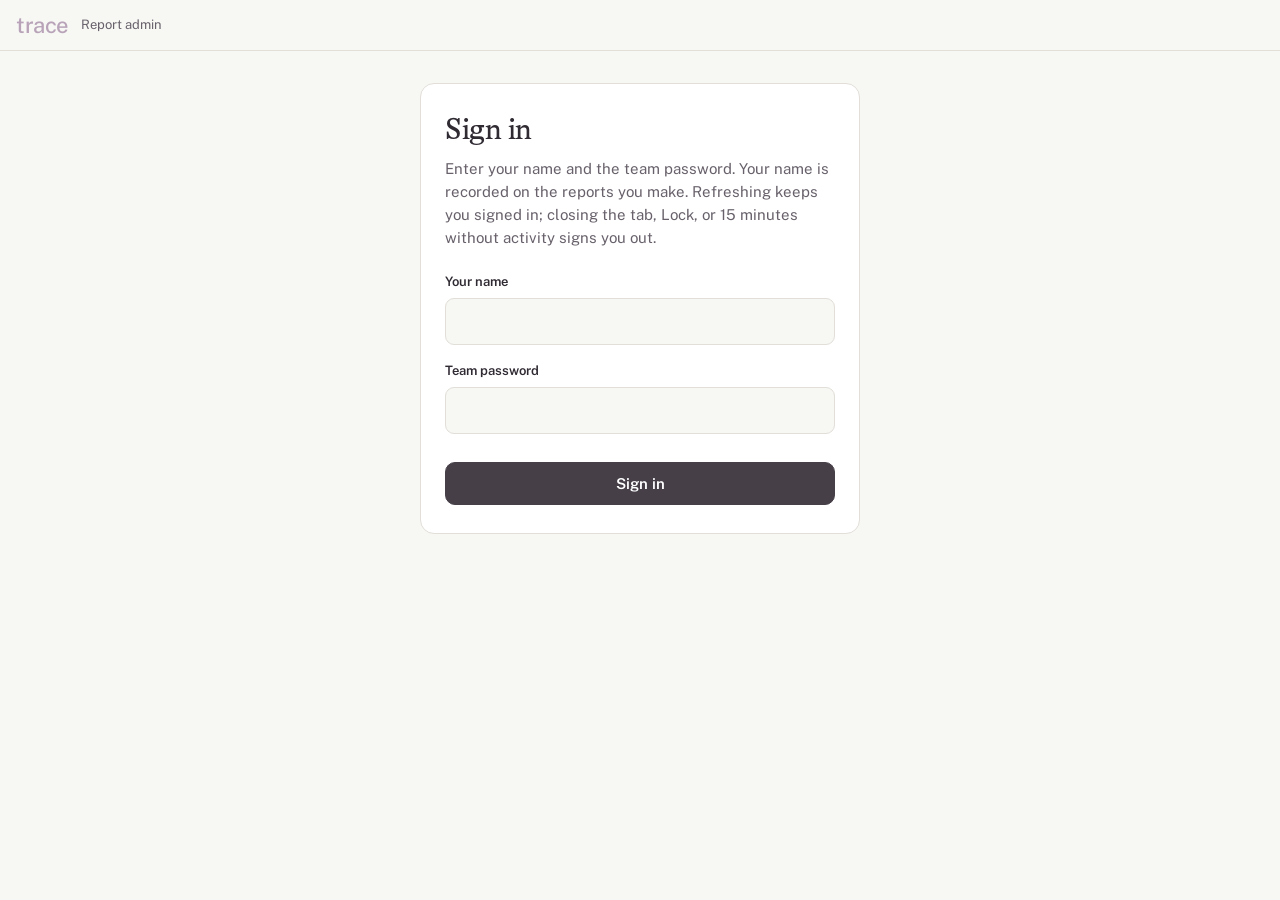
<file: admin/index.html>
<!doctype html>
<html lang="en"><head><meta charset="utf-8"><meta name="robots" content="noindex,nofollow,noarchive"><meta name="referrer" content="no-referrer"><meta http-equiv="refresh" content="0; url=../v/09175fd0257b/admin/"><title>Trace Admin</title></head><body><p><a href="../v/09175fd0257b/admin/">Open the admin panel</a></p></body></html>
</file>
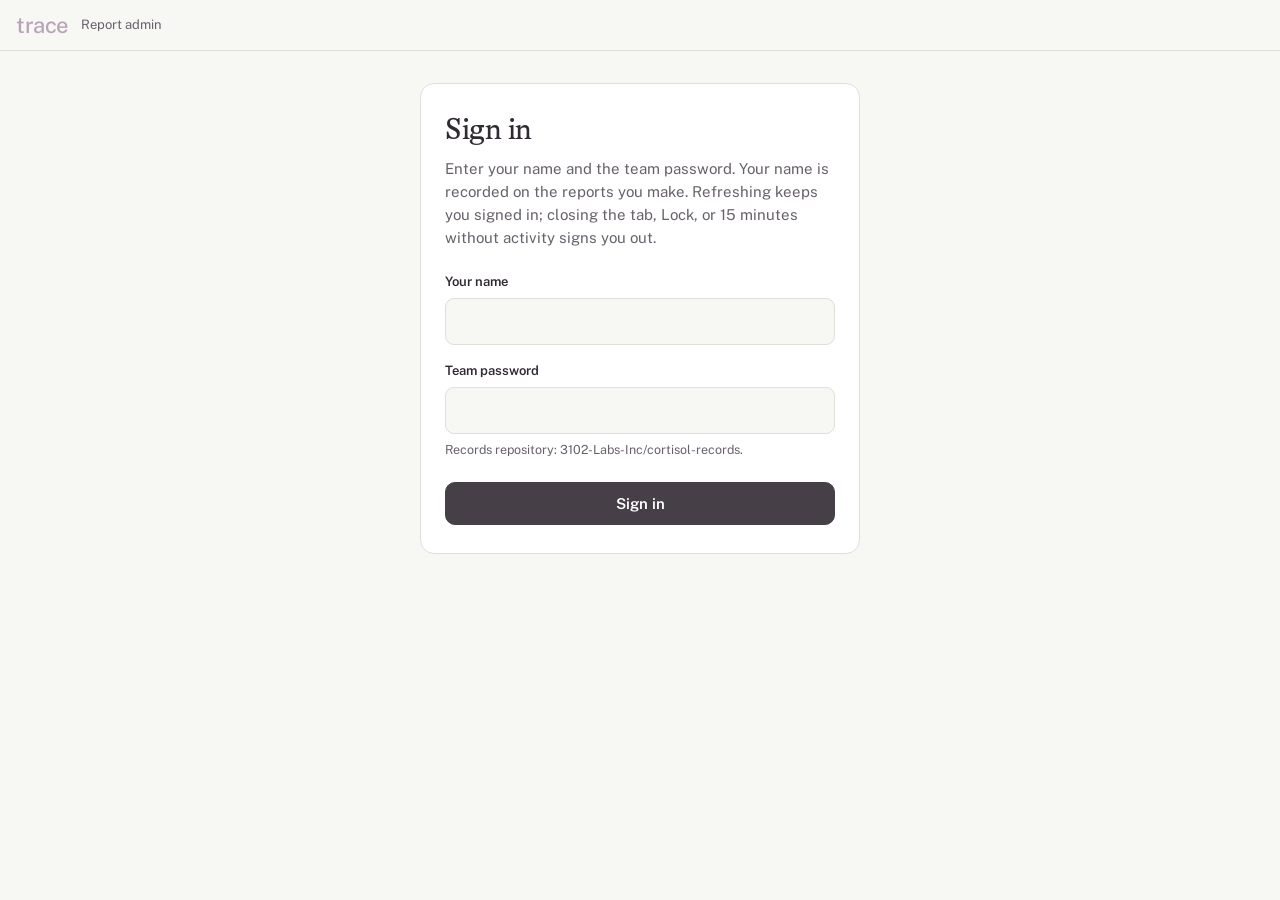
<file: v/09175fd0257b/admin/index.html>
<!doctype html>
<html lang="en">
<head>
  <meta charset="utf-8">
  <meta name="viewport" content="width=device-width,initial-scale=1">
  <meta name="robots" content="noindex,nofollow,noarchive">
  <meta name="referrer" content="no-referrer">
  <meta http-equiv="Content-Security-Policy" content="default-src 'self'; connect-src 'self' https://api.github.com; img-src 'self' data: blob:; style-src 'self'; script-src 'self'; font-src 'self'; frame-src 'self' blob:; base-uri 'none'; form-action 'none'; object-src 'none'">
  <title>Trace Admin</title>
  <link rel="icon" href="data:,">
  <link rel="stylesheet" href="admin.css">
</head>
<body>
  <header class="bar">
    <span class="wordmark">trace</span><span class="bar-label">Report admin</span>
    <span class="bar-user" id="who" hidden></span>
    <button type="button" class="link-button" id="lock" hidden>Lock</button>
  </header>
  <main>
    <section class="panel" id="login-screen" aria-labelledby="login-title">
      <h1 id="login-title">Sign in</h1>
      <p class="lede">Enter your name and the team password. Your name is recorded on the reports you make. Refreshing keeps you signed in; closing the tab, Lock, or 15 minutes without activity signs you out.</p>
      <form id="login-form" novalidate autocomplete="on">
        <label for="your-name">Your name</label>
        <input id="your-name" name="name" autocomplete="name" maxlength="60" required>
        <label for="password">Team password</label>
        <input id="password" name="password" type="password" autocomplete="current-password" spellcheck="false" autocapitalize="off" required>
        <p class="hint"><span id="repo-name"></span></p>
        <p class="message" id="login-message" role="alert" hidden></p>
        <button type="submit" class="primary" id="login-button">Sign in</button>
      </form>
    </section>

    <section id="workspace" class="workspace" aria-labelledby="workspace-title" hidden>
      <div class="column">
        <div class="panel flat">
          <h1 id="workspace-title">New report</h1>
          <p class="lede" id="workspace-status"></p>
          <p class="message" id="template-message" role="alert" hidden></p>
          <form id="report-form" novalidate autocomplete="off">
            <div class="row">
              <div class="field grow"><label for="f-name">Name</label><input id="f-name" maxlength="80" required></div>
              <div class="field"><label for="f-date">Sample date</label><input id="f-date" type="date" required></div>
            </div>
            <fieldset>
              <legend>Samples <span class="legend-hint">Clock time each sample was taken, and the lab reading (ng/mg creatinine)</span></legend>
              <div class="sample-grid">
                <span></span><span class="col-head">Time</span><span class="col-head">Reading</span>
                <span class="row-head">First <small>counts as waking</small></span><input id="t-w" type="time" aria-label="First sample time" required><input id="r-w" inputmode="decimal" aria-label="First sample reading" required>
                <span class="row-head">Second <small>aim for +2 h</small></span><input id="t-w2" type="time" aria-label="Second sample time" required><input id="r-w2" inputmode="decimal" aria-label="Second sample reading" required>
                <span class="row-head">Evening <small>aim for +14 h</small></span><input id="t-e" type="time" aria-label="Evening sample time" required><input id="r-e" inputmode="decimal" aria-label="Evening sample reading" required>
              </div>
            </fieldset>
            <details id="adjust">
              <summary>Adjust by hand: scores and characteristics</summary>
              <p class="hint">Only if something needs correcting. Leave a field empty to keep the calculated value, shown in grey. Badges, the standard descriptions, the meter and the share cards follow a typed score.</p>
              <div class="row">
                <div class="field"><label for="o-rhythm">Rhythm score (0–100)</label><input id="o-rhythm" inputmode="numeric"></div>
                <div class="field"><label for="o-stress">Stress score (0–100)</label><input id="o-stress" inputmode="numeric"></div>
              </div>
              <p class="hint">Characteristics: type a value to replace the calculated one (its picture and standard text follow it), or pick which of the three standard texts to show.</p>
              <div class="row char-row">
                <div class="field"><label for="o-v-evening-level">Evening level</label><input id="o-v-evening-level" inputmode="decimal"></div>
                <div class="field"><label for="o-t-evening-level">Text</label><select id="o-t-evening-level"><option value="">Follows the value</option><option value="below">Below optimal</option><option value="close">Optimal</option><option value="above">Above optimal</option></select></div>
              </div>
              <p class="hint char-text" id="o-x-evening-level"></p>
              <div class="row char-row">
                <div class="field"><label for="o-v-total-auc">Total cortisol exposure</label><input id="o-v-total-auc" inputmode="decimal"></div>
                <div class="field"><label for="o-t-total-auc">Text</label><select id="o-t-total-auc"><option value="">Follows the value</option><option value="below">Below optimal</option><option value="close">Optimal</option><option value="above">Above optimal</option></select></div>
              </div>
              <p class="hint char-text" id="o-x-total-auc"></p>
              <div class="row char-row">
                <div class="field"><label for="o-v-morning-activation">Morning activation</label><input id="o-v-morning-activation" inputmode="decimal"></div>
                <div class="field"><label for="o-t-morning-activation">Text</label><select id="o-t-morning-activation"><option value="">Follows the value</option><option value="below">Below optimal</option><option value="close">Optimal</option><option value="above">Above optimal</option></select></div>
              </div>
              <p class="hint char-text" id="o-x-morning-activation"></p>
              <div class="row char-row">
                <div class="field"><label for="o-v-diurnal-decline">Diurnal decline</label><input id="o-v-diurnal-decline" inputmode="decimal"></div>
                <div class="field"><label for="o-t-diurnal-decline">Text</label><select id="o-t-diurnal-decline"><option value="">Follows the value</option><option value="below">Below optimal</option><option value="close">Optimal</option><option value="above">Above optimal</option></select></div>
              </div>
              <p class="hint char-text" id="o-x-diurnal-decline"></p>
              <div class="row char-row">
                <div class="field"><label for="o-v-evening-fraction">Evening fraction</label><input id="o-v-evening-fraction" inputmode="decimal"></div>
                <div class="field"><label for="o-t-evening-fraction">Text</label><select id="o-t-evening-fraction"><option value="">Follows the value</option><option value="below">Below optimal</option><option value="close">Optimal</option><option value="above">Above optimal</option></select></div>
              </div>
              <p class="hint char-text" id="o-x-evening-fraction"></p>
            </details>
            <details id="advanced">
              <summary>Share card wording</summary>
              <p class="hint">Leave empty to use the automatic wording. One line per row.</p>
              <div class="field"><label for="a-figure">“Better rhythm than X% of people” (0–100)</label><input id="a-figure" inputmode="decimal"></div>
              <div class="field"><label for="a-heading">Card heading (1–3 lines, 30 characters each)</label><textarea id="a-heading" rows="2"></textarea></div>
              <div class="field"><label for="a-caption">Caption (1–3 lines, 40 characters each)</label><textarea id="a-caption" rows="2"></textarea></div>
              <div class="field"><label for="a-approval">Approval strip (1–2 lines, 24 characters each)</label><textarea id="a-approval" rows="2"></textarea></div>
              <div class="field"><label for="a-paper">Card paper</label><select id="a-paper"><option value="">Automatic</option><option value="soft">Pink</option><option value="day">Lilac</option><option value="after">Lime</option><option value="high">Orange</option></select></div>
            </details>
          </form>
          <p class="message" id="form-message" role="alert" hidden></p>
        </div>
        <div class="panel flat" id="summary" hidden>
          <h2>What the report will say</h2>
          <p class="story" id="story"></p>
          <ul class="adjustments" id="adjustments"></ul>
          <div class="scores" id="scores"></div>
          <button type="button" class="primary" id="generate" disabled>Generate private link</button>
          <p class="hint" id="generate-hint">Fill in every field to enable Generate.</p>
        </div>
        <div class="panel flat" id="reports-panel">
          <h2>Generated reports</h2>
          <p class="hint" id="reports-status">Loading…</p>
          <ul class="reports" id="reports-list"></ul>
        </div>
      </div>
      <div class="column preview-column">
        <div class="tabs" role="tablist" aria-label="Report views" id="view-tabs"></div>
        <div class="phone"><iframe id="preview" title="Report preview, exactly as the recipient will see it" src="preview.html"></iframe></div>
        <p class="hint" id="preview-status">The preview appears once the readings are valid.</p>
      </div>
    </section>
  </main>

  <dialog id="confirm-dialog" aria-labelledby="confirm-title">
    <form method="dialog">
      <h2 id="confirm-title">Generate this report?</h2>
      <dl class="confirm-facts" id="confirm-facts"></dl>
      <p class="hint">This saves an encrypted record and an encrypted page to the private records repository, as a change made by you. Nothing is published to the website, and no one is sent anything.</p>
      <p class="message" id="confirm-message" role="alert" hidden></p>
      <div class="actions"><button value="cancel" class="secondary" id="confirm-cancel" formnovalidate>Cancel</button><button value="ok" class="primary" id="confirm-ok" type="button">Generate</button></div>
    </form>
  </dialog>

  <dialog id="link-dialog" aria-labelledby="link-title">
    <form method="dialog">
      <h2 id="link-title">Private link</h2>
      <p class="hint" id="link-intro"></p>
      <div class="link-box"><input id="link-value" readonly aria-label="Private report link"><button type="button" class="secondary" id="link-copy">Copy</button></div>
      <p class="hint" id="link-copied" role="status"></p>
      <p class="hint">Anyone with the full link can open the report once it is published. Share it only with its recipient.</p>
      <div class="actions"><button value="close" class="primary" id="link-close">Done</button></div>
    </form>
  </dialog>
  <dialog id="publish-dialog" aria-labelledby="publish-title">
    <form method="dialog">
      <h2 id="publish-title">Publish to the website?</h2>
      <p>This makes the encrypted report for <strong id="publish-name"></strong> public at:</p>
      <p class="mono" id="publish-path"></p>
      <p class="hint">The page stays encrypted, but the link will work for anyone who has it. Only this one page is added; reports already on the website are not touched. GitHub Pages usually takes 1–2 minutes to update.</p>
      <p class="message" id="publish-status" role="status" hidden></p>
      <div class="actions"><button value="cancel" class="secondary" id="publish-cancel">Cancel</button><button type="button" class="primary" id="publish-ok">Publish</button></div>
    </form>
  </dialog>
  <script src="../model.js"></script>
  <script src="../timing.js"></script>
  <script src="../report-core.js"></script>
  <script src="../characteristics-model.js"></script>
  <script src="../artefact-designs.js"></script>
  <script src="config.js"></script>
  <script src="vault.js"></script>
  <script src="github.js"></script>
  <script src="app.js"></script>
  <script src="workspace.js"></script>
  <script src="records.js"></script>
  <script src="generate.js"></script>
  <script src="publish.js"></script>
</body>
</html>
</file>
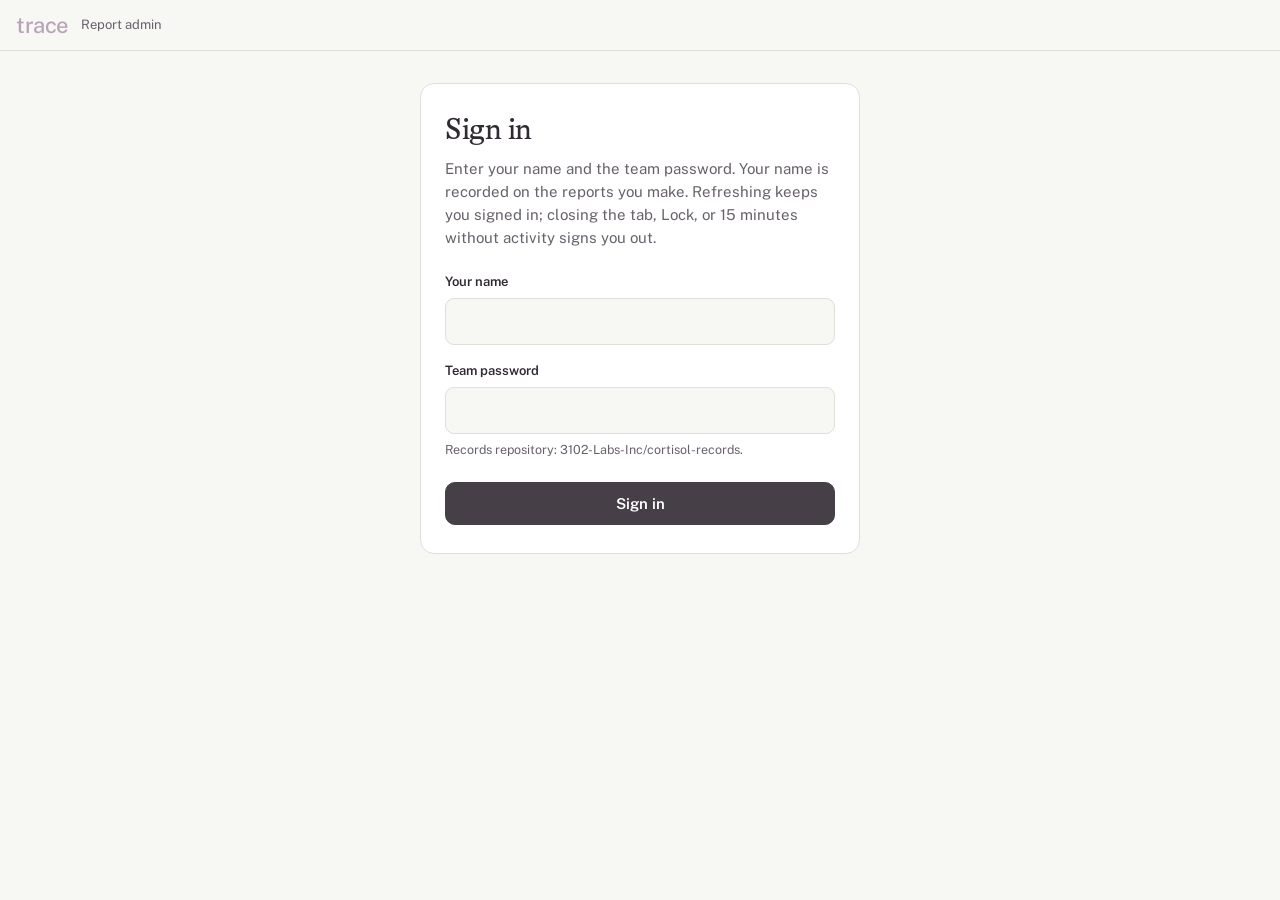
<file: v/ac0a018ac75b/admin/index.html>
<!doctype html>
<html lang="en">
<head>
  <meta charset="utf-8">
  <meta name="viewport" content="width=device-width,initial-scale=1">
  <meta name="robots" content="noindex,nofollow,noarchive">
  <meta name="referrer" content="no-referrer">
  <meta http-equiv="Content-Security-Policy" content="default-src 'self'; connect-src 'self' https://api.github.com; img-src 'self' data: blob:; style-src 'self'; script-src 'self'; font-src 'self'; frame-src 'self' blob:; base-uri 'none'; form-action 'none'; object-src 'none'">
  <title>Trace Admin</title>
  <link rel="icon" href="data:,">
  <link rel="stylesheet" href="admin.css">
</head>
<body>
  <header class="bar">
    <span class="wordmark">trace</span><span class="bar-label">Report admin</span>
    <span class="bar-user" id="who" hidden></span>
    <button type="button" class="link-button" id="lock" hidden>Lock</button>
  </header>
  <main>
    <section class="panel" id="login-screen" aria-labelledby="login-title">
      <h1 id="login-title">Sign in</h1>
      <p class="lede">Enter your name and the team password. Your name is recorded on the reports you make. Refreshing keeps you signed in; closing the tab, Lock, or 15 minutes without activity signs you out.</p>
      <form id="login-form" novalidate autocomplete="on">
        <label for="your-name">Your name</label>
        <input id="your-name" name="name" autocomplete="name" maxlength="60" required>
        <label for="password">Team password</label>
        <input id="password" name="password" type="password" autocomplete="current-password" spellcheck="false" autocapitalize="off" required>
        <p class="hint"><span id="repo-name"></span></p>
        <p class="message" id="login-message" role="alert" hidden></p>
        <button type="submit" class="primary" id="login-button">Sign in</button>
      </form>
    </section>

    <section id="workspace" class="workspace" aria-labelledby="workspace-title" hidden>
      <div class="column">
        <div class="panel flat">
          <h1 id="workspace-title">New report</h1>
          <p class="lede" id="workspace-status"></p>
          <p class="message" id="template-message" role="alert" hidden></p>
          <form id="report-form" novalidate autocomplete="off">
            <div class="row">
              <div class="field grow"><label for="f-name">Name</label><input id="f-name" maxlength="80" required></div>
              <div class="field"><label for="f-date">Sample date</label><input id="f-date" type="date" required></div>
            </div>
            <fieldset>
              <legend>Samples <span class="legend-hint">Clock time each sample was taken, and the lab reading (ng/mg creatinine)</span></legend>
              <div class="sample-grid">
                <span></span><span class="col-head">Time</span><span class="col-head">Reading</span>
                <span class="row-head">First <small>counts as waking</small></span><input id="t-w" type="time" aria-label="First sample time" required><input id="r-w" inputmode="decimal" aria-label="First sample reading" required>
                <span class="row-head">Second <small>aim for +2 h</small></span><input id="t-w2" type="time" aria-label="Second sample time" required><input id="r-w2" inputmode="decimal" aria-label="Second sample reading" required>
                <span class="row-head">Evening <small>aim for +14 h</small></span><input id="t-e" type="time" aria-label="Evening sample time" required><input id="r-e" inputmode="decimal" aria-label="Evening sample reading" required>
              </div>
            </fieldset>
            <details id="adjust">
              <summary>Adjust by hand: scores and texts</summary>
              <p class="hint">Only if something needs correcting. Leave a field empty to keep the calculated value, shown in grey. Badges, descriptions, the meter and the share cards follow a typed score.</p>
              <div class="row">
                <div class="field"><label for="o-rhythm">Rhythm score (0–100)</label><input id="o-rhythm" inputmode="numeric"></div>
                <div class="field"><label for="o-stress">Stress score (0–100)</label><input id="o-stress" inputmode="numeric"></div>
              </div>
              <div class="field"><label for="o-rhythm-text">Rhythm score description</label><textarea id="o-rhythm-text" rows="3"></textarea></div>
              <div class="field"><label for="o-stress-text">Stress score description</label><textarea id="o-stress-text" rows="3"></textarea></div>
              <p class="hint">Characteristic card texts (up to 600 characters each):</p>
              <div class="field"><label for="o-c-evening-level">Evening level</label><textarea id="o-c-evening-level" rows="2"></textarea></div>
              <div class="field"><label for="o-c-total-auc">Total cortisol exposure</label><textarea id="o-c-total-auc" rows="2"></textarea></div>
              <div class="field"><label for="o-c-morning-activation">Morning activation</label><textarea id="o-c-morning-activation" rows="2"></textarea></div>
              <div class="field"><label for="o-c-diurnal-decline">Diurnal decline</label><textarea id="o-c-diurnal-decline" rows="2"></textarea></div>
              <div class="field"><label for="o-c-evening-fraction">Evening fraction</label><textarea id="o-c-evening-fraction" rows="2"></textarea></div>
            </details>
            <details id="advanced">
              <summary>Share card wording</summary>
              <p class="hint">Leave empty to use the automatic wording. One line per row.</p>
              <div class="field"><label for="a-figure">“Better rhythm than X% of people” (0–100)</label><input id="a-figure" inputmode="decimal"></div>
              <div class="field"><label for="a-heading">Card heading (1–3 lines, 30 characters each)</label><textarea id="a-heading" rows="2"></textarea></div>
              <div class="field"><label for="a-caption">Caption (1–3 lines, 40 characters each)</label><textarea id="a-caption" rows="2"></textarea></div>
              <div class="field"><label for="a-approval">Approval strip (1–2 lines, 24 characters each)</label><textarea id="a-approval" rows="2"></textarea></div>
              <div class="field"><label for="a-paper">Card paper</label><select id="a-paper"><option value="">Automatic</option><option value="soft">Pink</option><option value="day">Lilac</option><option value="after">Lime</option><option value="high">Orange</option></select></div>
            </details>
          </form>
          <p class="message" id="form-message" role="alert" hidden></p>
        </div>
        <div class="panel flat" id="summary" hidden>
          <h2>What the report will say</h2>
          <p class="story" id="story"></p>
          <ul class="adjustments" id="adjustments"></ul>
          <div class="scores" id="scores"></div>
          <button type="button" class="primary" id="generate" disabled>Generate private link</button>
          <p class="hint" id="generate-hint">Fill in every field to enable Generate.</p>
        </div>
        <div class="panel flat" id="reports-panel">
          <h2>Generated reports</h2>
          <p class="hint" id="reports-status">Loading…</p>
          <ul class="reports" id="reports-list"></ul>
        </div>
      </div>
      <div class="column preview-column">
        <div class="tabs" role="tablist" aria-label="Report views" id="view-tabs"></div>
        <div class="phone"><iframe id="preview" title="Report preview, exactly as the recipient will see it" src="preview.html"></iframe></div>
        <p class="hint" id="preview-status">The preview appears once the readings are valid.</p>
      </div>
    </section>
  </main>

  <dialog id="confirm-dialog" aria-labelledby="confirm-title">
    <form method="dialog">
      <h2 id="confirm-title">Generate this report?</h2>
      <dl class="confirm-facts" id="confirm-facts"></dl>
      <p class="hint">This saves an encrypted record and an encrypted page to the private records repository, as a change made by you. Nothing is published to the website, and no one is sent anything.</p>
      <p class="message" id="confirm-message" role="alert" hidden></p>
      <div class="actions"><button value="cancel" class="secondary" id="confirm-cancel" formnovalidate>Cancel</button><button value="ok" class="primary" id="confirm-ok" type="button">Generate</button></div>
    </form>
  </dialog>

  <dialog id="link-dialog" aria-labelledby="link-title">
    <form method="dialog">
      <h2 id="link-title">Private link</h2>
      <p class="hint" id="link-intro"></p>
      <div class="link-box"><input id="link-value" readonly aria-label="Private report link"><button type="button" class="secondary" id="link-copy">Copy</button></div>
      <p class="hint" id="link-copied" role="status"></p>
      <p class="hint">Anyone with the full link can open the report once it is published. Share it only with its recipient.</p>
      <div class="actions"><button value="close" class="primary" id="link-close">Done</button></div>
    </form>
  </dialog>
  <dialog id="publish-dialog" aria-labelledby="publish-title">
    <form method="dialog">
      <h2 id="publish-title">Publish to the website?</h2>
      <p>This makes the encrypted report for <strong id="publish-name"></strong> public at:</p>
      <p class="mono" id="publish-path"></p>
      <p class="hint">The page stays encrypted, but the link will work for anyone who has it. Only this one page is added; reports already on the website are not touched. GitHub Pages usually takes 1–2 minutes to update.</p>
      <p class="message" id="publish-status" role="status" hidden></p>
      <div class="actions"><button value="cancel" class="secondary" id="publish-cancel">Cancel</button><button type="button" class="primary" id="publish-ok">Publish</button></div>
    </form>
  </dialog>
  <script src="../model.js"></script>
  <script src="../timing.js"></script>
  <script src="../report-core.js"></script>
  <script src="../artefact-designs.js"></script>
  <script src="config.js"></script>
  <script src="vault.js"></script>
  <script src="github.js"></script>
  <script src="app.js"></script>
  <script src="workspace.js"></script>
  <script src="records.js"></script>
  <script src="generate.js"></script>
  <script src="publish.js"></script>
</body>
</html>
</file>
<file: v/09175fd0257b/admin/admin.css>
@font-face{font-family:"Public Sans";src:url("../fonts/PublicSans-Variable.ttf") format("truetype");font-weight:100 900;font-display:swap}
@font-face{font-family:"GT Alpina";src:url("../fonts/GT-Alpina-Standard-Regular-Trial.otf") format("opentype");font-weight:400;font-display:swap}
:root{--font-ui:"Public Sans",system-ui,sans-serif;--font-display:"GT Alpina",Georgia,serif;--ink:#302a33;--muted:#68616b;--line:#e2ded8;--paper:#f7f8f4;--card:#fff;--accent:#b8a3b9;--button:#463f48;--button-ink:#fff;--danger:#a3372b;--danger-soft:#fbeeec;color-scheme:light}
@media (prefers-color-scheme:dark){:root:not([data-theme="light"]){--ink:#efebf0;--muted:#aaa2ad;--line:#3a353c;--paper:#161417;--card:#211e22;--accent:#a893aa;--button:#e9e4ea;--button-ink:#211e22;--danger:#ff9d90;--danger-soft:#3a2321;color-scheme:dark}}
:root[data-theme="dark"]{--ink:#efebf0;--muted:#aaa2ad;--line:#3a353c;--paper:#161417;--card:#211e22;--accent:#a893aa;--button:#e9e4ea;--button-ink:#211e22;--danger:#ff9d90;--danger-soft:#3a2321;color-scheme:dark}
*{box-sizing:border-box}
body{margin:0;min-height:100svh;background:var(--paper);color:var(--ink);font:15px/1.55 var(--font-ui)}
.bar{display:flex;align-items:center;gap:12px;padding:14px 16px;border-bottom:1px solid var(--line);flex-wrap:wrap}
.wordmark{font:500 22px/1 var(--font-ui);color:var(--accent);letter-spacing:-.02em}
.bar-label{color:var(--muted);font-size:13px}
.bar-user{margin-left:auto;font-size:13px;color:var(--muted)}
.bar-user+.link-button,.link-button{font:inherit;font-size:13px;background:none;border:0;color:var(--ink);text-decoration:underline;cursor:pointer;padding:4px}
main{padding:32px 16px 64px}
.panel{max-width:440px;margin:0 auto;background:var(--card);border:1px solid var(--line);border-radius:14px;padding:28px 24px}
.panel.wide{max-width:1100px}
h1{font:400 30px/1.15 var(--font-display);margin:0 0 10px;letter-spacing:-.01em}
.lede{color:var(--muted);margin:0 0 22px}
label{display:block;font-weight:600;font-size:13px;margin:16px 0 6px}
input{width:100%;font:inherit;padding:11px 12px;border:1px solid var(--line);border-radius:9px;background:var(--paper);color:var(--ink)}
input:focus{outline:2px solid var(--accent);outline-offset:1px}
.hint{font-size:12.5px;color:var(--muted);margin:6px 0 0}
.message{background:var(--danger-soft);color:var(--danger);border-radius:9px;padding:10px 12px;margin:18px 0 0;font-size:14px}
.message.ok{background:none;color:var(--muted);padding:0}
button.primary,button.secondary{font:600 15px/1 var(--font-ui);border-radius:10px;padding:13px 18px;cursor:pointer;border:1px solid var(--button)}
button.primary{background:var(--button);color:var(--button-ink);width:100%;margin-top:22px}
button.secondary{background:none;color:var(--ink)}
button:disabled{opacity:.55;cursor:progress}
.actions{display:flex;gap:10px;margin-top:22px}.actions button{margin:0;flex:1}
.placeholder{border:1px dashed var(--line);border-radius:10px;padding:28px;color:var(--muted);text-align:center}
/* Workspace (M4) */
.workspace{display:grid;grid-template-columns:minmax(0,1fr) 420px;gap:20px;max-width:1180px;margin:0 auto;align-items:start}
.workspace[hidden]{display:none}
.column{display:grid;gap:16px;min-width:0}
.panel.flat{max-width:none;margin:0}
h2{font:600 15px/1.3 var(--font-ui);margin:0 0 10px}
.row{display:flex;gap:12px;flex-wrap:wrap}.field{min-width:0}.field.grow{flex:1 1 220px}.row .field:not(.grow){flex:0 1 180px}
fieldset{border:0;padding:0;margin:20px 0 0}legend{font-weight:600;font-size:13px;padding:0}.legend-hint{display:block;font-weight:400;color:var(--muted);font-size:12.5px;margin-top:2px}
.sample-grid{display:grid;grid-template-columns:minmax(90px,1fr) minmax(0,130px) minmax(0,140px);gap:8px 10px;align-items:center;margin-top:10px}
.col-head{font-size:12px;color:var(--muted)}.row-head{font-weight:600;font-size:13.5px;line-height:1.25}.row-head small{display:block;font-weight:400;color:var(--muted);font-size:12px}
textarea,select{width:100%;font:inherit;padding:10px 12px;border:1px solid var(--line);border-radius:9px;background:var(--paper);color:var(--ink)}
details{margin-top:20px;border-top:1px solid var(--line);padding-top:14px}summary{cursor:pointer;font-weight:600;font-size:13.5px}
input[aria-invalid="true"]{border-color:var(--danger)}
.story{font:400 18px/1.45 var(--font-display);margin:0 0 12px}
.adjustments{list-style:none;margin:0 0 14px;padding:0;font-size:13px;color:var(--muted)}.adjustments li{border-top:1px solid var(--line);padding:7px 0}.adjustments li.note{color:var(--ink)}
.badge{display:inline-block;font-size:11px;font-weight:600;padding:1px 7px;border-radius:9px;margin-right:6px;border:1px solid var(--muted);color:var(--ink)}.badge.large{border-color:var(--danger);color:var(--danger)}
.scores{display:grid;grid-template-columns:1fr 1fr;gap:10px}.score{border:1px solid var(--line);border-radius:10px;padding:12px}.score-label{font-size:12px;color:var(--muted)}.score-value{font:400 34px/1.1 var(--font-display)}.score-grade{font-size:13px}
.card-line{grid-column:1/-1;font-size:13px;color:var(--muted)}
.preview-column{position:sticky;top:12px}
.tabs{display:flex;flex-wrap:wrap;gap:6px}.tabs button{font:500 12.5px/1 var(--font-ui);padding:7px 10px;border-radius:999px;border:1px solid var(--line);background:var(--card);color:var(--ink);cursor:pointer}.tabs button[aria-selected="true"]{background:var(--button);color:var(--button-ink);border-color:var(--button)}.tabs button:disabled{opacity:.45;cursor:default}
.phone{border:1px solid var(--line);border-radius:22px;overflow:hidden;background:var(--card);height:760px}
.phone iframe{width:100%;height:100%;border:0;display:block;background:#f7f8f4}
@media (max-width:900px){.workspace{grid-template-columns:minmax(0,1fr)}.preview-column{position:static}.phone{height:700px}}
@media (max-width:420px){.sample-grid{grid-template-columns:62px minmax(128px,1.4fr) minmax(0,1fr);gap:8px}.sample-grid input{padding:10px 8px}.row-head small{font-size:11px}.panel{padding:22px 16px}}
/* Generate (M5) */
dialog{border:1px solid var(--line);border-radius:14px;padding:24px;max-width:min(520px,calc(100vw - 32px));width:100%;background:var(--card);color:var(--ink)}
dialog::backdrop{background:rgba(20,16,22,.45)}
dialog h2{font:400 24px/1.2 var(--font-display);margin:0 0 12px}
.confirm-facts{display:grid;grid-template-columns:auto 1fr;gap:6px 14px;margin:0 0 14px;font-size:14px}.confirm-facts dt{color:var(--muted)}.confirm-facts dd{margin:0}
.link-box{display:flex;gap:8px;margin:12px 0 4px}.link-box input{flex:1;min-width:0;font:13px/1.4 ui-monospace,monospace}.link-box button{flex:none;margin:0;padding:10px 14px}
.reports{list-style:none;margin:0;padding:0}.reports li{display:flex;align-items:center;gap:10px;border-top:1px solid var(--line);padding:9px 0;font-size:13.5px}
.reports .state{flex:none;font-size:12px;color:var(--muted)}.reports .who{flex:1;min-width:0}.reports .who small{display:block;color:var(--muted);font-size:12px}.reports button{flex:none;font:500 12.5px/1 var(--font-ui);padding:8px 10px;border-radius:8px;border:1px solid var(--line);background:none;color:var(--ink);cursor:pointer}
/* Publish (M6) */
.mono{font:12.5px/1.45 ui-monospace,monospace;word-break:break-all;background:var(--paper);border-radius:8px;padding:8px 10px}
#publish-status[data-kind="ok"]{background:none;color:#2f7a45;padding:0}#publish-status[data-kind="wait"]{background:none;color:var(--muted);padding:0}
</file>
<file: v/ac0a018ac75b/admin/admin.css>
@font-face{font-family:"Public Sans";src:url("../fonts/PublicSans-Variable.ttf") format("truetype");font-weight:100 900;font-display:swap}
@font-face{font-family:"GT Alpina";src:url("../fonts/GT-Alpina-Standard-Regular-Trial.otf") format("opentype");font-weight:400;font-display:swap}
:root{--font-ui:"Public Sans",system-ui,sans-serif;--font-display:"GT Alpina",Georgia,serif;--ink:#302a33;--muted:#68616b;--line:#e2ded8;--paper:#f7f8f4;--card:#fff;--accent:#b8a3b9;--button:#463f48;--button-ink:#fff;--danger:#a3372b;--danger-soft:#fbeeec;color-scheme:light}
@media (prefers-color-scheme:dark){:root:not([data-theme="light"]){--ink:#efebf0;--muted:#aaa2ad;--line:#3a353c;--paper:#161417;--card:#211e22;--accent:#a893aa;--button:#e9e4ea;--button-ink:#211e22;--danger:#ff9d90;--danger-soft:#3a2321;color-scheme:dark}}
:root[data-theme="dark"]{--ink:#efebf0;--muted:#aaa2ad;--line:#3a353c;--paper:#161417;--card:#211e22;--accent:#a893aa;--button:#e9e4ea;--button-ink:#211e22;--danger:#ff9d90;--danger-soft:#3a2321;color-scheme:dark}
*{box-sizing:border-box}
body{margin:0;min-height:100svh;background:var(--paper);color:var(--ink);font:15px/1.55 var(--font-ui)}
.bar{display:flex;align-items:center;gap:12px;padding:14px 16px;border-bottom:1px solid var(--line);flex-wrap:wrap}
.wordmark{font:500 22px/1 var(--font-ui);color:var(--accent);letter-spacing:-.02em}
.bar-label{color:var(--muted);font-size:13px}
.bar-user{margin-left:auto;font-size:13px;color:var(--muted)}
.bar-user+.link-button,.link-button{font:inherit;font-size:13px;background:none;border:0;color:var(--ink);text-decoration:underline;cursor:pointer;padding:4px}
main{padding:32px 16px 64px}
.panel{max-width:440px;margin:0 auto;background:var(--card);border:1px solid var(--line);border-radius:14px;padding:28px 24px}
.panel.wide{max-width:1100px}
h1{font:400 30px/1.15 var(--font-display);margin:0 0 10px;letter-spacing:-.01em}
.lede{color:var(--muted);margin:0 0 22px}
label{display:block;font-weight:600;font-size:13px;margin:16px 0 6px}
input{width:100%;font:inherit;padding:11px 12px;border:1px solid var(--line);border-radius:9px;background:var(--paper);color:var(--ink)}
input:focus{outline:2px solid var(--accent);outline-offset:1px}
.hint{font-size:12.5px;color:var(--muted);margin:6px 0 0}
.message{background:var(--danger-soft);color:var(--danger);border-radius:9px;padding:10px 12px;margin:18px 0 0;font-size:14px}
.message.ok{background:none;color:var(--muted);padding:0}
button.primary,button.secondary{font:600 15px/1 var(--font-ui);border-radius:10px;padding:13px 18px;cursor:pointer;border:1px solid var(--button)}
button.primary{background:var(--button);color:var(--button-ink);width:100%;margin-top:22px}
button.secondary{background:none;color:var(--ink)}
button:disabled{opacity:.55;cursor:progress}
.actions{display:flex;gap:10px;margin-top:22px}.actions button{margin:0;flex:1}
.placeholder{border:1px dashed var(--line);border-radius:10px;padding:28px;color:var(--muted);text-align:center}
/* Workspace (M4) */
.workspace{display:grid;grid-template-columns:minmax(0,1fr) 420px;gap:20px;max-width:1180px;margin:0 auto;align-items:start}
.workspace[hidden]{display:none}
.column{display:grid;gap:16px;min-width:0}
.panel.flat{max-width:none;margin:0}
h2{font:600 15px/1.3 var(--font-ui);margin:0 0 10px}
.row{display:flex;gap:12px;flex-wrap:wrap}.field{min-width:0}.field.grow{flex:1 1 220px}.row .field:not(.grow){flex:0 1 180px}
fieldset{border:0;padding:0;margin:20px 0 0}legend{font-weight:600;font-size:13px;padding:0}.legend-hint{display:block;font-weight:400;color:var(--muted);font-size:12.5px;margin-top:2px}
.sample-grid{display:grid;grid-template-columns:minmax(90px,1fr) minmax(0,130px) minmax(0,140px);gap:8px 10px;align-items:center;margin-top:10px}
.col-head{font-size:12px;color:var(--muted)}.row-head{font-weight:600;font-size:13.5px;line-height:1.25}.row-head small{display:block;font-weight:400;color:var(--muted);font-size:12px}
textarea,select{width:100%;font:inherit;padding:10px 12px;border:1px solid var(--line);border-radius:9px;background:var(--paper);color:var(--ink)}
details{margin-top:20px;border-top:1px solid var(--line);padding-top:14px}summary{cursor:pointer;font-weight:600;font-size:13.5px}
input[aria-invalid="true"]{border-color:var(--danger)}
.story{font:400 18px/1.45 var(--font-display);margin:0 0 12px}
.adjustments{list-style:none;margin:0 0 14px;padding:0;font-size:13px;color:var(--muted)}.adjustments li{border-top:1px solid var(--line);padding:7px 0}.adjustments li.note{color:var(--ink)}
.badge{display:inline-block;font-size:11px;font-weight:600;padding:1px 7px;border-radius:9px;margin-right:6px;border:1px solid var(--muted);color:var(--ink)}.badge.large{border-color:var(--danger);color:var(--danger)}
.scores{display:grid;grid-template-columns:1fr 1fr;gap:10px}.score{border:1px solid var(--line);border-radius:10px;padding:12px}.score-label{font-size:12px;color:var(--muted)}.score-value{font:400 34px/1.1 var(--font-display)}.score-grade{font-size:13px}
.card-line{grid-column:1/-1;font-size:13px;color:var(--muted)}
.preview-column{position:sticky;top:12px}
.tabs{display:flex;flex-wrap:wrap;gap:6px}.tabs button{font:500 12.5px/1 var(--font-ui);padding:7px 10px;border-radius:999px;border:1px solid var(--line);background:var(--card);color:var(--ink);cursor:pointer}.tabs button[aria-selected="true"]{background:var(--button);color:var(--button-ink);border-color:var(--button)}.tabs button:disabled{opacity:.45;cursor:default}
.phone{border:1px solid var(--line);border-radius:22px;overflow:hidden;background:var(--card);height:760px}
.phone iframe{width:100%;height:100%;border:0;display:block;background:#f7f8f4}
@media (max-width:900px){.workspace{grid-template-columns:minmax(0,1fr)}.preview-column{position:static}.phone{height:700px}}
@media (max-width:420px){.sample-grid{grid-template-columns:62px minmax(128px,1.4fr) minmax(0,1fr);gap:8px}.sample-grid input{padding:10px 8px}.row-head small{font-size:11px}.panel{padding:22px 16px}}
/* Generate (M5) */
dialog{border:1px solid var(--line);border-radius:14px;padding:24px;max-width:min(520px,calc(100vw - 32px));width:100%;background:var(--card);color:var(--ink)}
dialog::backdrop{background:rgba(20,16,22,.45)}
dialog h2{font:400 24px/1.2 var(--font-display);margin:0 0 12px}
.confirm-facts{display:grid;grid-template-columns:auto 1fr;gap:6px 14px;margin:0 0 14px;font-size:14px}.confirm-facts dt{color:var(--muted)}.confirm-facts dd{margin:0}
.link-box{display:flex;gap:8px;margin:12px 0 4px}.link-box input{flex:1;min-width:0;font:13px/1.4 ui-monospace,monospace}.link-box button{flex:none;margin:0;padding:10px 14px}
.reports{list-style:none;margin:0;padding:0}.reports li{display:flex;align-items:center;gap:10px;border-top:1px solid var(--line);padding:9px 0;font-size:13.5px}
.reports .state{flex:none;font-size:12px;color:var(--muted)}.reports .who{flex:1;min-width:0}.reports .who small{display:block;color:var(--muted);font-size:12px}.reports button{flex:none;font:500 12.5px/1 var(--font-ui);padding:8px 10px;border-radius:8px;border:1px solid var(--line);background:none;color:var(--ink);cursor:pointer}
/* Publish (M6) */
.mono{font:12.5px/1.45 ui-monospace,monospace;word-break:break-all;background:var(--paper);border-radius:8px;padding:8px 10px}
#publish-status[data-kind="ok"]{background:none;color:#2f7a45;padding:0}#publish-status[data-kind="wait"]{background:none;color:var(--muted);padding:0}
</file>
